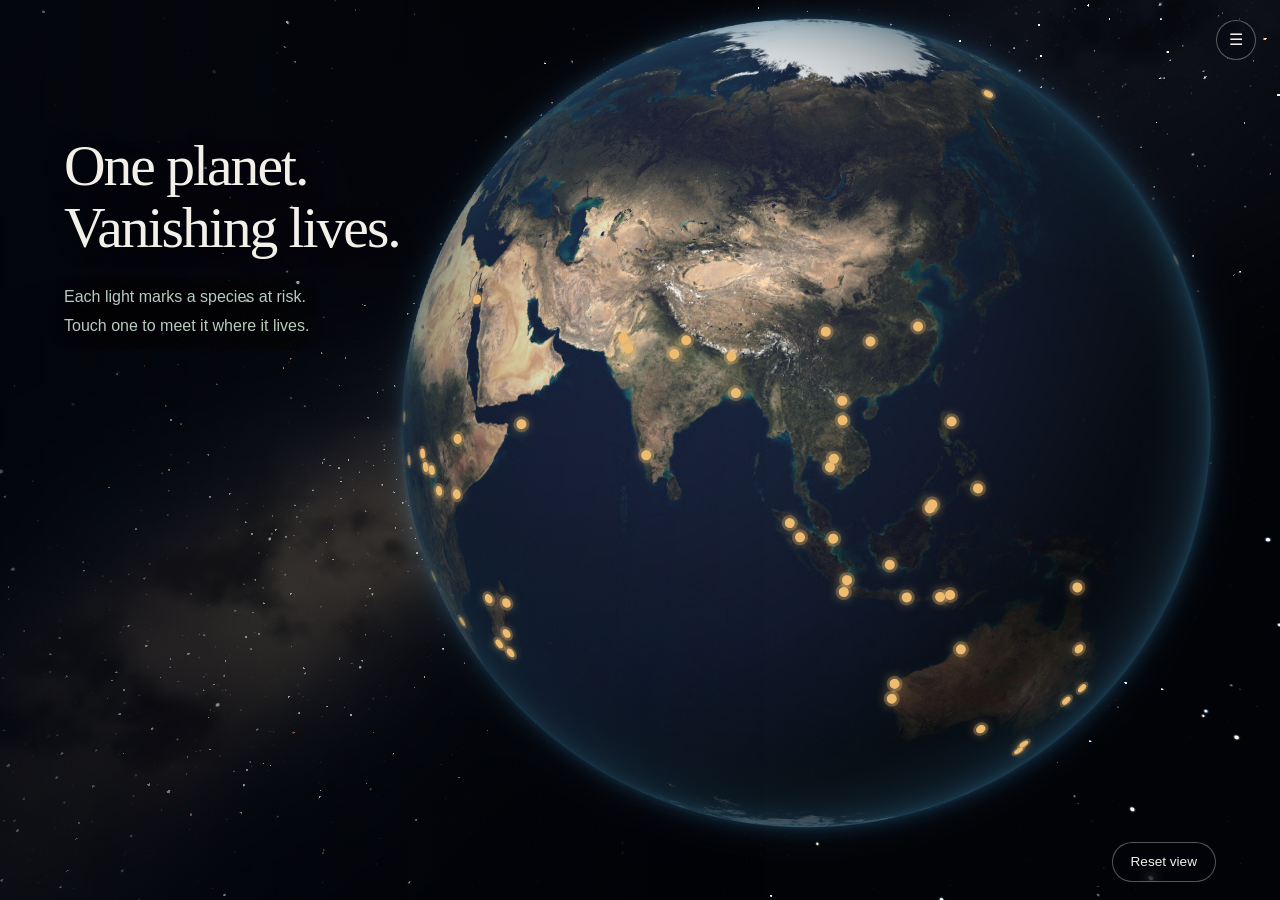
<file: index.html>
<!DOCTYPE html>
<html lang="en" translate="no">
<head>
    <meta charset="UTF-8">
    <!-- The site has its own Chinese version (Settings); keep browsers from auto-translating the English. -->
    <meta name="google" content="notranslate">
    <meta name="viewport" content="width=device-width, initial-scale=1.0">
    <meta name="description" content="Meet endangered animals, understand the threats they face, and discover practical ways to protect the wild.">
    <title>Vanishing Wild</title>
    <link rel="stylesheet" href="style.css?v=20261109">
    <link rel="stylesheet" href="earth.css?v=20261110">
    <link rel="icon" href="favicon-32.png" sizes="32x32">
    <link rel="apple-touch-icon" href="apple-touch-icon.png">
</head>
<body class="home">
    <div class="earth-viewport">
        <canvas id="earth-canvas" tabindex="0" role="img" aria-label="Interactive Earth. Drag or use arrow keys to rotate. Scroll or press plus and minus to zoom. Press Home to reset."></canvas>
        <div class="earth-message" id="earth-message" role="status">Loading our planet…</div>
    </div>
    <header id="site-header"></header>

    <main class="home-page">
        <section class="earth-hero" aria-labelledby="home-title">
            <div class="earth-heading">
                <h1 id="home-title">One planet.<br>Vanishing lives.</h1>
                <p>Each light marks a species at risk.<br>Touch one to meet it where it lives.</p>            </div>
            <div class="earth-bottom">
                <div class="earth-controls" role="group" aria-label="Earth controls">
                    <button type="button" id="earth-reset">Reset view</button>
                </div>
            </div>
            <noscript><p class="earth-noscript">Enable JavaScript to explore the interactive Earth.</p></noscript>
        </section>
    </main>

    <script src="i18n-zh.js?v=20261110b"></script>
    <script src="animal-detail-zh.js?v=20261108"></script>
    <script src="i18n.js?v=20261110c"></script>
    <script src="nav.js?v=20261110"></script>
    <script src="earth.js?v=20261110"></script>
    <script src="earth-markers.js?v=20261110"></script>
    <script src="pollution-scenes.js?v=20261105"></script>
    <script src="pollution-renderer.js?v=20261105"></script>
    <script src="earth-dive.js?v=20261109"></script>
    <script src="habitat-flight.js?v=20261109c"></script>
    <script src="animal-images.js?v=20261109"></script>
    <script src="animal-data.js?v=20261110"></script>
    <script src="animal-detail.js?v=20261110"></script>
    <script src="animal-list.js?v=20261109"></script>
    <script src="about-view.js?v=20261105"></script>
</body>
</html>
</file>
<file: style.css>
:root {
    --bg: #f2f0e7;
    --bg-strong: #e2e4d8;
    --surface: #fbfaf5;
    --surface-alt: #e8ede1;
    --primary: #315f45;
    --primary-deep: #183a2e;
    --primary-soft: #bdd0b9;
    --accent: #d59a3a;
    --accent-soft: #f3e2bc;
    --danger: #a8432e;
    /* IUCN status colours, shared by the field-guide page and every badge on the home page. */
    --status-cr: var(--danger);
    --status-en: #b67627;
    --status-vu: #677446;
    --text: #1e2d25;
    --muted: #5d6b62;
    --line: #cbd0c4;
    --shadow: 0 24px 60px rgba(25, 49, 38, 0.18);
    --radius: 14px;
}

* {
    box-sizing: border-box;
}

html {
    scroll-behavior: smooth;
}

body {
    display: flex;
    flex-direction: column;
    min-height: 100vh;
    margin: 0;
    font-family: "Segoe UI", "Helvetica Neue", Arial, sans-serif;
    line-height: 1.7;
    color: var(--text);
    background: var(--bg);
    overflow-x: hidden;
}

a {
    color: var(--primary);
    transition: color 0.2s ease, opacity 0.2s ease;
}

a:hover,
a:focus-visible {
    color: var(--primary-deep);
}

header,
body > footer {
    color: white;
    background: var(--primary-deep);
    box-shadow: var(--shadow);
}

header {
    padding: 1rem 2rem;
}

body > footer {
    display: flex;
    gap: 1rem 2rem;
    align-items: center;
    justify-content: space-between;
    padding: 1.1rem 2rem;
}

nav {
    display: flex;
    gap: 1rem;
    align-items: center;
    max-width: 1200px;
    margin: 0 auto;
}

nav a {
    color: white;
    text-decoration: none;
}

nav .logo {
    display: inline-flex;
    gap: 0.7rem;
    align-items: center;
    font-size: 1.2rem;
    font-weight: 800;
    letter-spacing: 0.02em;
    white-space: nowrap;
}

nav .logo svg {
    flex: 0 0 auto;
    color: #d7b56f;
}

nav .links {
    display: flex;
    gap: 1.5rem;
    padding: 0;
    margin: 0 auto;
    list-style: none;
}

nav .links a {
    position: relative;
    font-weight: 600;
    opacity: 0.9;
}

nav .links a::after {
    content: "";
    position: absolute;
    left: 0;
    bottom: -0.35rem;
    width: 100%;
    height: 2px;
    background: var(--accent);
    transform: scaleX(0);
    transform-origin: left;
    transition: transform 0.2s ease;
}

nav .links a:hover::after,
nav .links a:focus-visible::after {
    transform: scaleX(1);
}

.nav-toggle {
    display: none;
}

header.has-toggle .nav-toggle {
    display: inline-flex;
    align-items: center;
    justify-content: center;
    width: 40px;
    height: 40px;
    margin-left: 0.5rem;
    padding: 0;
    color: #f2f0e7;
    font: inherit;
    line-height: 1;
    background: rgba(3, 7, 17, 0.35);
    border: 1px solid rgba(242, 240, 231, 0.35);
    border-radius: 50%;
    cursor: pointer;
    backdrop-filter: blur(6px);
}

.nav-toggle:hover,
.nav-toggle:focus-visible {
    background: rgba(3, 7, 17, 0.6);
}

/* The panel wrapper is layout-neutral on the horizontal bar. */
.nav-panel {
    display: contents;
}

header:not(.is-collapsed) .nav-toggle {
    order: 1;
}

header.is-collapsed nav {
    justify-content: flex-end;
}

header.is-collapsed .nav-panel {
    display: none;
}

nav a:hover,
nav a:focus-visible {
    color: #fff7e8;
}

main {
    flex: 1;
    width: 100%;
    min-width: 0;
    max-width: 1120px;
    padding: 1.4rem 2rem 4rem;
    margin: 0 auto;
}

.home-page {
    padding-top: 2rem;
}

.wild-hero {
    position: relative;
    min-height: clamp(520px, 72vh, 700px);
    overflow: hidden;
    color: white;
    background: var(--primary-deep);
    border-radius: 0 0 28px 28px;
    box-shadow: var(--shadow);
    width: 100%;
    max-width: 100%;
}

.wild-hero::after {
    content: "";
    position: absolute;
    inset: 0;
    background: linear-gradient(90deg, rgba(12, 32, 24, .92) 0%, rgba(18, 42, 30, .58) 45%, rgba(18, 42, 30, .08) 76%);
}

.wild-hero img {
    position: absolute;
    inset: 0;
    width: 100%;
    height: 100%;
    margin: 0;
    object-fit: cover;
    border: 0;
    border-radius: 0;
    box-shadow: none;
}

.wild-hero__content {
    position: relative;
    z-index: 1;
    display: flex;
    flex-direction: column;
    justify-content: center;
    min-height: inherit;
    max-width: 640px;
    width: 100%;
    padding: clamp(2rem, 7vw, 5rem);
}

.eyebrow {
    margin: 0 0 1rem;
    color: #8ce1dc;
    font-size: .78rem;
    font-weight: 800;
    letter-spacing: .16em;
    text-transform: uppercase;
}

.wild-hero h1 {
    max-width: 8ch;
    margin: 0 0 1.2rem;
    color: white;
    font-family: Georgia, "Times New Roman", serif;
    font-size: clamp(3.2rem, 8vw, 5.8rem);
    line-height: .95;
    letter-spacing: -.035em;
}

.wild-hero__content > p {
    max-width: 46ch;
    margin: 0;
    color: #f2efe4;
    font-size: clamp(1.05rem, 2vw, 1.35rem);
    overflow-wrap: anywhere;
}

.primary-link {
    align-self: flex-start;
    margin-top: 2rem;
    padding: .75rem 1.1rem;
    color: var(--primary-deep);
    font-weight: 800;
    text-decoration: none;
    background: var(--accent);
    border-radius: 8px;
}

.intro-grid {
    display: grid;
    grid-template-columns: 1.1fr .9fr;
    gap: clamp(2rem, 7vw, 6rem);
    align-items: start;
    padding: clamp(3.5rem, 8vw, 7rem) 0;
}

.intro-grid h2 {
    margin-top: 0;
}

.field-notes {
    margin: 0;
    border-top: 1px solid var(--line);
}

.field-notes div {
    display: grid;
    grid-template-columns: 7rem 1fr;
    gap: 1rem;
    align-items: baseline;
    padding: 1.15rem 0;
    border-bottom: 1px solid var(--line);
}

.field-notes dt {
    color: var(--primary);
    font-family: Georgia, "Times New Roman", serif;
    font-size: 1.5rem;
    font-weight: 850;
}

.field-notes dd {
    margin: 0;
    color: var(--muted);
}

.pathways {
    padding: 0 0 3rem;
}

.pathways__grid {
    display: grid;
    grid-template-columns: repeat(3, 1fr);
    border-top: 1px solid var(--line);
}

.pathways__grid a {
    display: flex;
    flex-direction: column;
    gap: .5rem;
    min-height: 180px;
    padding: 1.5rem;
    text-decoration: none;
    border-bottom: 1px solid var(--line);
    border-right: 1px solid var(--line);
}

.pathways__grid a:last-child {
    border-right: 0;
}

.pathways__grid strong {
    font-size: 1.15rem;
}

.pathways__grid span {
    color: var(--muted);
}

.pathways__grid a::after {
    content: "→";
    margin-top: auto;
    color: var(--accent);
    font-size: 1.5rem;
}

.lead {
    max-width: 62ch;
    color: var(--muted);
    font-size: 1.2rem;
}

.page-intro {
    max-width: 900px;
    padding: clamp(2.5rem, 7vw, 5.5rem) 0 3rem;
    border-bottom: 1px solid var(--line);
}

.page-intro h1 {
    max-width: 12ch;
    margin-bottom: 1rem;
    font-size: clamp(3rem, 7vw, 5.5rem);
}

.page-intro p {
    max-width: 54ch;
    margin: 0;
    color: var(--muted);
    font-size: 1.2rem;
}

.section-heading {
    display: flex;
    gap: 2rem;
    align-items: end;
    justify-content: space-between;
    margin: 3.5rem 0 1.5rem;
}

#habitats {
    position: relative;
    isolation: isolate;
}

.habitat-content {
    position: relative;
    z-index: 1;
}

.ocean-scene {
    position: sticky;
    top: 0;
    z-index: 0;
    width: 100vw;
    height: 100vh;
    margin-bottom: -100vh;
    margin-left: calc(50% - 50vw);
    overflow: hidden;
    pointer-events: none;
    background: #092c3d;
    opacity: 0;
    visibility: hidden;
    transition: opacity 520ms cubic-bezier(0.16, 1, 0.3, 1), visibility 0s linear 520ms;
}

.ocean-scene canvas {
    display: block;
    width: 100%;
    height: 100%;
}

.ocean-scene__readout {
    position: absolute;
    right: clamp(1.2rem, 4vw, 3rem);
    bottom: 1.35rem;
    display: flex;
    gap: 1rem;
    align-items: center;
    color: rgba(236, 249, 246, .88);
    font-size: .7rem;
    font-weight: 750;
    letter-spacing: .13em;
    text-transform: uppercase;
    text-shadow: 0 2px 12px rgba(0, 24, 36, .72);
}

.ocean-scene__readout span + span {
    padding-left: 1rem;
    border-left: 1px solid rgba(226, 247, 243, .38);
    font-variant-numeric: tabular-nums;
}

#habitats.is-ocean {
    padding-bottom: 14vh;
}

#habitats.is-ocean .ocean-scene {
    opacity: 1;
    visibility: visible;
    transition: opacity 620ms cubic-bezier(0.16, 1, 0.3, 1), visibility 0s;
}

#habitats.is-ocean .section-heading {
    padding: 1.25rem 1.4rem;
    background: rgba(242, 240, 231, .92);
    border-radius: var(--radius);
    box-shadow: 0 18px 46px rgba(0, 35, 50, .18);
    -webkit-backdrop-filter: blur(10px) saturate(112%);
    backdrop-filter: blur(10px) saturate(112%);
}

#habitats.is-ocean .animal-list {
    border-color: rgba(218, 231, 226, .56);
    background: rgba(198, 218, 212, .52);
    box-shadow: 0 28px 80px rgba(0, 28, 44, .24);
}

#habitats.is-ocean .animal-profile {
    background: rgba(251, 250, 245, .91);
    -webkit-backdrop-filter: blur(12px) saturate(110%);
    backdrop-filter: blur(12px) saturate(110%);
}

#habitats.is-ocean .filter-status {
    display: inline-block;
    padding: .35rem .7rem;
    color: #effbf8;
    background: rgba(5, 45, 61, .62);
    border-radius: 6px;
    text-shadow: 0 1px 7px rgba(0, 20, 32, .7);
    -webkit-backdrop-filter: blur(8px);
    backdrop-filter: blur(8px);
}

.ocean-scene--fallback .ocean-scene {
    background:
        radial-gradient(circle at 68% 16%, rgba(255, 218, 145, .58), transparent 16%),
        linear-gradient(180deg, #73b8d2 0%, #d4b67f 36%, #1a6576 39%, #06324a 100%);
}

.section-heading h2,
.section-heading p { margin: 0; }
.section-heading p { color: var(--muted); }

.filters { display: flex; flex-wrap: wrap; gap: .55rem; }
.filter {
    padding: .55rem .9rem;
    color: var(--primary-deep);
    font: inherit;
    font-weight: 700;
    cursor: pointer;
    background: transparent;
    border: 1px solid var(--primary-soft);
    border-radius: 999px;
}
.filter:hover,
.filter.is-active { color: white; background: var(--primary); border-color: var(--primary); }
.filter:focus-visible { outline: 3px solid var(--accent); outline-offset: 3px; }

.animal-list {
    display: grid;
    grid-template-columns: repeat(2, minmax(0, 1fr));
    gap: 1px;
    overflow: hidden;
    background: var(--line);
    border: 1px solid var(--line);
    border-radius: 18px;
}
.animal-profile {
    position: relative;
    display: grid;
    grid-template-columns: minmax(9.5rem, .72fr) minmax(0, 1.28fr);
    gap: 1.5rem;
    align-items: start;
    min-height: 520px;
    padding: 1.7rem;
    overflow: hidden;
    background: var(--surface);
}
.animal-profile__image {
    position: relative;
    z-index: 1;
    grid-column: 1 / -1;
    width: calc(100% + 3.4rem);
    aspect-ratio: 16 / 9;
    margin: -1.7rem -1.7rem 0;
    overflow: hidden;
    background: var(--surface-alt);
}
.animal-profile__image img {
    width: 100%;
    height: 100%;
    margin: 0;
    object-fit: cover;
    border: 0;
    border-radius: 0;
    box-shadow: none;
}
.animal-profile__image.is-unavailable {
    display: grid;
    place-items: center;
    color: var(--muted);
    font-size: .82rem;
    font-weight: 700;
    letter-spacing: .08em;
    text-transform: uppercase;
}
.animal-profile::after {
    content: "";
    position: absolute;
    right: -3rem;
    bottom: -4rem;
    width: 10rem;
    height: 10rem;
    background: radial-gradient(circle, rgba(189, 208, 185, .32) 0 33%, transparent 34% 100%);
    border: 1px solid rgba(49, 95, 69, .12);
    border-radius: 50%;
}
.animal-profile__identity,
.animal-profile__body { position: relative; z-index: 1; }
.animal-profile__identity { display: flex; flex-direction: column; align-items: flex-start; }
.animal-profile__body { display: grid; gap: .75rem; padding-top: 2.35rem; }
.specimen-number {
    display: block;
    margin-bottom: 1rem;
    color: var(--primary);
    font-size: .72rem;
    font-weight: 800;
    letter-spacing: .12em;
    text-transform: uppercase;
}
.scientific-name {
    margin-top: .4rem !important;
    font-family: Georgia, "Times New Roman", serif;
    font-size: .9rem;
    font-style: italic;
}
.animal-profile__feature {
    color: var(--text) !important;
    font-size: 1.03rem;
    line-height: 1.55;
}
.animal-profile[hidden] { display: none; }
.animal-profile h3 { margin: .85rem 0 0; color: var(--text); font-family: Georgia, "Times New Roman", serif; font-size: 1.55rem; }
.animal-profile p { margin: 0; color: var(--muted); }
.status { align-self: start; width: fit-content; padding: .28rem .55rem; color: white !important; font-size: .75rem; font-weight: 800; line-height: 1.25; text-transform: uppercase; border-radius: 4px; }
.status--critical { background: var(--status-cr); }
.status--endangered { background: var(--status-en); }
.status--vulnerable { background: var(--status-vu); }
.filter-status { margin: .9rem 0 0; color: var(--muted); font-size: .9rem; }
.coursework-plan { max-width: 780px; padding: 4rem 0 1rem; }

main > p,
main > ul,
main > dl {
    max-width: 70ch;
}

h1,
h2,
h3 {
    color: var(--primary);
    font-weight: 800;
    line-height: 1.2;
    letter-spacing: -0.02em;
}

h1,
h2 {
    font-family: Georgia, "Times New Roman", serif;
}

h1 {
    margin: 0 0 1rem;
    font-size: clamp(2.2rem, 3vw, 3.3rem);
}

h2 {
    margin: 2.4rem 0 0.85rem;
    font-size: clamp(1.5rem, 2vw, 2.2rem);
}

img {
    display: block;
    width: 100%;
    max-width: 100%;
    height: auto;
    margin-top: 1.5rem;
    border: 1px solid var(--line);
    border-radius: var(--radius);
    box-shadow: var(--shadow);
}

.image-credit {
    margin: 0.6rem 0 0;
    color: var(--muted);
    font-size: 0.85rem;
}

footer p,
footer address {
    margin: 0;
}

body > footer a {
    color: white;
}

.project-details {
    padding: 1rem 1.2rem;
    background: rgba(255, 255, 255, 0.7);
    border: 1px solid var(--line);
    border-radius: var(--radius);
}

.project-details dt {
    margin-top: 1rem;
    font-weight: 800;
    color: var(--primary);
}

.project-details dt:first-child {
    margin-top: 0;
}

.project-details dd {
    margin: 0.35rem 0 0;
    color: var(--muted);
}

a:focus-visible {
    outline: 3px solid var(--accent);
    outline-offset: 3px;
}

::selection {
    color: white;
    background: var(--primary);
}

@media (max-width: 820px) {
    header,
    body > footer {
        padding: 1rem 1.1rem;
    }

    nav {
        flex-direction: column;
        align-items: flex-start;
    }

    nav .links {
        display: grid;
        grid-template-columns: repeat(2, minmax(0, 1fr));
        gap: 0.75rem 1rem;
        width: 100%;
        margin: 0;
    }

    body > footer {
        flex-direction: column;
        align-items: flex-start;
    }

    main {
        padding: 2rem 1.25rem 3rem;
    }

    .home-page {
        padding-top: 1.25rem;
    }

    .wild-hero {
        min-height: 570px;
        border-radius: 0 0 24px 24px;
    }

    .wild-hero::after {
        background: linear-gradient(0deg, rgba(12, 32, 24, .96) 0%, rgba(12, 32, 24, .22) 76%);
    }

    .wild-hero img {
        object-position: 67% center;
    }

    .wild-hero__content {
        justify-content: flex-end;
        width: 100%;
        min-width: 0;
        padding: 2rem 1.4rem 2.5rem;
    }

    .wild-hero__content > p {
        max-width: 100%;
        font-size: 1rem;
    }

    .intro-grid,
    .pathways__grid {
        grid-template-columns: 1fr;
    }

    .pathways__grid a {
        min-height: 145px;
        border-right: 0;
    }

    .section-heading { align-items: flex-start; flex-direction: column; }
    #habitats.is-ocean { padding-bottom: 8vh; }
    #habitats.is-ocean .section-heading { padding: 1rem; }
    .ocean-scene__readout { right: 1rem; bottom: 1rem; gap: .65rem; font-size: .62rem; }
    .ocean-scene__readout span + span { padding-left: .65rem; }
    .animal-list { grid-template-columns: 1fr; }
    .animal-profile { grid-template-columns: minmax(0, 1fr); gap: .75rem; min-height: 0; padding: 1.4rem; }
    .animal-profile__image { width: calc(100% + 2.8rem); margin: -1.4rem -1.4rem .35rem; }
    .animal-profile__body { padding-top: .25rem; }
}

@media (prefers-reduced-motion: reduce) {
    .ocean-scene {
        transition-duration: 160ms;
    }
}

/* Language menu under "Settings" on the field-guide page (the home page styles it as .habitat-menu). */
body:not(.home) nav .links li { position: relative; }
body:not(.home) .settings-menu { position: absolute; top: calc(100% + .6rem); right: 0; z-index: 20; display: none; min-width: 7rem; margin: 0; padding: .5rem .8rem; list-style: none; color: var(--text); background: var(--surface); border: 1px solid rgba(0,0,0,.15); border-radius: 10px; box-shadow: 0 10px 30px rgba(0,0,0,.18); }
body:not(.home) .settings-menu.is-open { display: grid; gap: .4rem; }
body:not(.home) .settings-menu button { padding: 0; color: inherit; font: inherit; text-align: left; background: none; border: 0; cursor: pointer; opacity: .75; }
body:not(.home) .settings-menu button:hover, body:not(.home) .settings-menu button:focus-visible { opacity: 1; }
body:not(.home) .settings-menu button[aria-pressed="true"] { color: var(--accent); font-weight: 700; opacity: 1; }

/* Language switch: page text fades out, changes language, then fades back in (i18n.js). */
html.i18n-out body > :not(.earth-viewport):not(script):not(style) { opacity: 0 !important; transition: opacity .9s ease !important; }
html.i18n-in body > :not(.earth-viewport):not(script):not(style) { transition: opacity 1.4s ease !important; }
</file>
<file: earth.css>
.home-page { max-width: none; padding: 0; }
body.home { height: 100svh; overflow: hidden; background: #030711; color: #f2f0e7; }
/* Every layer above the fixed canvas lets pointer events fall through, except real controls. */
.earth-hero { position: relative; color: #f2f0e7; height: 100svh; pointer-events: none; }
.earth-hero a, .earth-hero button { pointer-events: auto; }
.earth-bottom { pointer-events: none; }
.earth-controls, .earth-bottom p { pointer-events: auto; }
body.home header { position: fixed; top: 0; right: 0; left: 0; z-index: 20; background: transparent; box-shadow: none; pointer-events: none; }
body.home header nav { text-shadow: 0 1px 10px #020510; }
body.home header nav a, body.home header nav button { pointer-events: auto; }
.home-page { position: relative; z-index: 1; pointer-events: none; }
/* Home: a vertical menu pinned to the top-right that folds up and down under its toggle. */
body.home header { left: auto; padding: 1.25rem 1.5rem; }
body.home header nav { flex-direction: column; align-items: flex-end; gap: 1rem; margin: 0; }
body.home header.is-collapsed nav { justify-content: flex-start; }
body.home header .nav-toggle { order: 0; margin-left: 0; }
body.home .nav-panel { display: flex; flex-direction: column; align-items: flex-end; gap: .9rem; max-height: 760px; padding: .25rem .25rem .5rem; overflow: hidden; opacity: 1; transition: max-height .35s ease, opacity .25s ease, visibility 0s; }
body.home .nav-panel .links { display: flex; flex-direction: column; align-items: flex-end; gap: .9rem; width: auto; margin: 0; }
body.home .nav-panel .links li { display: flex; flex-direction: column; align-items: flex-end; }
body.home header.is-collapsed .nav-panel { display: flex; max-height: 0; opacity: 0; visibility: hidden; transition: max-height .4s cubic-bezier(.4,0,.2,1), opacity .3s ease .1s, visibility 0s .4s; }
.earth-heading { text-shadow: 0 2px 18px #020510; position: absolute; z-index: 1; top: 15%; left: max(5%, calc((100vw - 1200px) / 2)); width: 32%; pointer-events: none; }
/* The heading fades out while the menu is open or while the user explores the globe. */
.earth-heading { transition: opacity .9s ease, visibility 0s; }
body.home.is-exploring .earth-heading,
body.home:has(#site-header.has-toggle:not(.is-collapsed)) .earth-heading { opacity: 0; visibility: hidden; transition: opacity .9s ease, visibility 0s .9s; }
.earth-heading h1 { color: #f2f0e7; font-family: Georgia, serif; font-size: clamp(2.8rem, 4.5vw, 5rem); font-weight: 400; line-height: 1.08; letter-spacing: -.035em; margin: 0 0 1.5rem; }
.earth-heading p { color: #b9cabe; font-size: 1rem; line-height: 1.8; }
.earth-hero::after { content: ""; position: absolute; inset: 0; pointer-events: none; background: linear-gradient(90deg, rgba(2,5,14,.72), rgba(2,5,14,.25) 32%, transparent 60%); }
.earth-viewport { position: fixed; inset: 0; z-index: 0; background: #030711; }
#earth-canvas { display: block; width: 100%; height: 100%; cursor: grab; touch-action: none; }
#earth-canvas:focus, #earth-canvas:focus-visible { outline: none; }
#earth-canvas.is-dragging { cursor: grabbing; }
.earth-hero :focus-visible { outline: 2px solid #edbc70; outline-offset: -4px; }
.earth-message { position: absolute; top: 48%; left: 15%; right: 15%; text-align: center; color: #edbc70; pointer-events: none; }
.earth-message[hidden] { display: none; }
.earth-bottom { z-index: 1; text-shadow: 0 2px 8px #020510; position: absolute; bottom: 0; left: 5%; right: 5%; min-height: 76px; display: flex; align-items: center; justify-content: flex-end; gap: 16px; }
.earth-bottom p { color: #bdcec3; font-size: .85rem; }
.earth-bottom p span { padding: 0 10px; }
.earth-controls { display: flex; align-items: center; gap: 8px; }
/* Same glass treatment as the menu toggle. */
.earth-controls button { border: 1px solid rgba(242,240,231,.35); border-radius: 999px; background: rgba(3,7,17,.35); color: #f2f0e7; min-width: 44px; min-height: 40px; padding: 6px 18px; font: inherit; cursor: pointer; backdrop-filter: blur(6px); }
.earth-controls button:hover, .earth-controls button:focus-visible { background: rgba(3,7,17,.6); }
.earth-controls button:disabled { opacity: .35; cursor: default; }
.earth-controls output { min-width: 52px; text-align: center; font-size: .85rem; font-variant-numeric: tabular-nums; }
#earth-reset { margin-left: 12px; font-size: .85rem; }
.earth-noscript { position: absolute; bottom: 100px; left: 5%; }
@media (max-width: 760px) {
    .earth-heading { text-shadow: 0 2px 18px #020510; top: 120px; left: 7%; width: 86%; }
    .earth-heading h1 { font-size: clamp(2.5rem, 8vw, 3.5rem); margin-bottom: 12px; }
    .earth-heading p { margin: 0; font-size: .9rem; }
    .earth-link { margin-top: 12px; font-size: .9rem; }
    .earth-hero::after { background: linear-gradient(180deg, rgba(2,5,14,.65), transparent 48%, rgba(2,5,14,.4)); }
    .earth-bottom { flex-direction: column; justify-content: center; gap: 4px; padding: 12px 0; }
    .earth-bottom p { margin: 0 0 6px; font-size: .75rem; }
}

@media (max-width: 760px) {
    .earth-controls { flex-wrap: wrap; justify-content: center; gap: 6px; max-width: 100%; }
    #earth-reset { margin-left: 0; }
    .earth-controls button { padding: 6px 9px; }
}

/* Animal markers: staggered fade-in when shown, hidden while on the far side of the globe. */
.earth-markers { position: fixed; inset: 0; z-index: 2; pointer-events: none; }
.earth-marker { position: absolute; top: 0; left: 0; width: 26px; height: 26px; margin: -13px 0 0 -13px; padding: 0; background: none; border: 0; cursor: pointer; opacity: 0; visibility: hidden; transition: opacity 1.2s ease, visibility 0s 1.2s; }
.earth-markers.is-on .earth-marker { opacity: 1; visibility: visible; pointer-events: auto; transition: opacity .8s ease var(--delay), visibility 0s var(--delay); }
.earth-marker span { display: block; width: 10px; height: 10px; margin: 8px; border-radius: 50%; background: #edbc70; box-shadow: 0 0 0 3px rgba(237,188,112,.28), 0 0 12px rgba(237,188,112,.8); transform: scale(.2); transition: transform .8s cubic-bezier(.2,.9,.3,1.3) var(--delay), opacity .25s ease; }
.earth-markers.is-on .earth-marker span { transform: scale(1); }
.earth-marker:hover span, .earth-marker:focus-visible span { transform: scale(1.5); transition-delay: 0s; }
.earth-marker:focus-visible { outline: none; }
.earth-markers .earth-marker.is-behind { pointer-events: none; }
.earth-marker.is-behind span { opacity: 0; }
.earth-card { position: fixed; top: 0; left: 0; display: flex; gap: 12px; align-items: center; width: 300px; padding: 10px; color: #f2f0e7; background: rgba(3,7,17,.62); border: 1px solid rgba(242,240,231,.25); border-radius: 14px; backdrop-filter: blur(10px); box-shadow: 0 12px 40px rgba(0,0,0,.45); opacity: 0; visibility: hidden; transform: translateY(6px); transition: opacity .45s ease, transform .45s ease, visibility 0s .45s; pointer-events: none; }
.earth-card.is-visible { opacity: 1; visibility: visible; transform: none; transition: opacity .45s ease, transform .45s ease, visibility 0s; }
.earth-card img { flex: 0 0 96px; width: 96px; height: 96px; object-fit: cover; border-radius: 10px; }
.earth-card div { display: grid; gap: 4px; min-width: 0; }
.earth-card strong { font-family: Georgia, serif; font-size: 1.15rem; font-weight: 400; line-height: 1.2; }
.earth-card__place { color: #c3d2c8; font-size: .82rem; line-height: 1.4; }
/* The status itself is drawn by the shared .iucn badge (see "Species cards" below). */
.earth-card__status { justify-self: start; max-width: 100%; font-size: .66rem; white-space: nowrap; }
.earth-card__status:empty, .earth-card__latin:empty, .earth-card__feature:empty { display: none; }
.earth-card__latin { color: #b9cabe; font-size: .78rem; }
.earth-card__feature { color: #e6e3d8; font-size: .8rem; line-height: 1.45; }
body.home header nav a.is-active::after { transform: scaleX(1); }

/* Selecting a marker: the others dim, the chosen one pulses, and the profile panel slides in on the right. */
.earth-markers.has-selection .earth-marker:not(.is-selected) span { opacity: .22; box-shadow: none; }
.earth-markers.has-selection .earth-marker:not(.is-selected):hover span { opacity: .7; }
.earth-markers .earth-marker.is-behind span,
.earth-markers.has-selection .earth-marker.is-behind span { opacity: 0; }
.earth-markers .earth-marker.is-selected span { transform: scale(1.6); background: #fff1d9; transition-delay: 0s; }
.earth-marker.is-selected::after { content: ""; position: absolute; inset: 0; border: 2px solid #edbc70; border-radius: 50%; animation: marker-pulse 1.8s ease-out infinite; pointer-events: none; }
@keyframes marker-pulse { from { transform: scale(.6); opacity: 1; } to { transform: scale(2.4); opacity: 0; } }
.earth-marker.is-behind::after { display: none; }
.earth-marker span { filter: opacity(var(--edge, 1)); }

.animal-panel { position: fixed; z-index: 3; top: 50%; right: clamp(16px, 4vw, 64px); width: min(400px, calc(100vw - 32px)); max-height: calc(100svh - 200px); overflow: auto; color: #f2f0e7; background: rgba(3,7,17,.62); border: 1px solid rgba(242,240,231,.22); border-radius: 18px; backdrop-filter: blur(14px); box-shadow: 0 20px 60px rgba(0,0,0,.5); scrollbar-color: rgba(242,240,231,.28) transparent; opacity: 0; visibility: hidden; transform: translate(40px, -50%); transition: opacity .6s ease, transform .8s cubic-bezier(.2,.8,.2,1), visibility 0s .8s; scrollbar-width: thin; }
.animal-panel.is-open { opacity: 1; visibility: visible; transform: translate(0, -50%); transition: opacity .6s ease .2s, transform .8s cubic-bezier(.2,.8,.2,1) .2s, visibility 0s; }
.animal-panel__close { position: absolute; top: 12px; right: 12px; z-index: 1; width: 36px; height: 36px; padding: 0; color: #f2f0e7; font: inherit; line-height: 1; background: rgba(3,7,17,.45); border: 1px solid rgba(242,240,231,.35); border-radius: 50%; cursor: pointer; backdrop-filter: blur(6px); }
.animal-panel__close:hover, .animal-panel__close:focus-visible { background: rgba(3,7,17,.75); }
.animal-panel__image { display: block; width: 100%; aspect-ratio: 16 / 10; object-fit: cover; border-radius: 18px 18px 0 0; }
.animal-panel__body { padding: 18px 22px 22px; }
.animal-panel__meta { display: flex; flex-wrap: wrap; gap: 8px; align-items: center; margin: 0 0 10px; font-size: .75rem; }
.animal-panel__meta span:empty { display: none; }
.animal-panel__habitat { color: #c3d2c8; letter-spacing: .08em; text-transform: uppercase; }
.animal-panel h2 { margin: 0; color: #f2f0e7; font-family: Georgia, serif; font-size: 1.9rem; font-weight: 400; line-height: 1.15; }
.animal-panel__scientific { margin: 4px 0 0; color: #b9cabe; font-style: italic; font-size: .9rem; }
.animal-panel__scientific:empty { display: none; }
.animal-panel__facts p { margin: 12px 0 0; color: #d8e2da; font-size: .9rem; line-height: 1.6; }
.animal-panel__facts strong { color: #edbc70; font-weight: 600; }
.animal-panel__location { display: grid; gap: 2px; margin: 16px 0 0; padding-top: 14px; border-top: 1px solid rgba(242,240,231,.18); font-size: .82rem; color: #c3d2c8; }
@media (max-width: 760px) {
    .animal-panel { top: auto; right: 16px; bottom: 16px; left: 16px; width: auto; max-height: 52svh; transform: translateY(40px); }
    .animal-panel.is-open { transform: none; }
    .animal-panel__image { aspect-ratio: 16 / 9; }
}

/* Habitat filter: markers outside the chosen habitat fade away. */
.earth-markers.is-on .earth-marker.is-filtered { opacity: 0; visibility: hidden; pointer-events: none; transition: opacity .6s ease, visibility 0s .6s; }

/* Habitat submenu, unfolding beneath "Habitats" in the home menu. */
body.home .habitat-menu { display: grid; justify-items: end; gap: .45rem; max-height: 0; margin: 0; padding: 0 .9rem 0 0; overflow: hidden; list-style: none; border-right: 1px solid rgba(242,240,231,.25); opacity: 0; transition: max-height .4s ease, opacity .3s ease, margin .4s ease; }
body.home .habitat-menu.is-open { max-height: 320px; margin: .7rem 0 .2rem; opacity: 1; }
body.home .habitat-menu button { padding: 0; color: #f2f0e7; font: inherit; font-size: .92rem; text-align: right; text-shadow: 0 1px 10px #020510; background: none; border: 0; opacity: .75; cursor: pointer; pointer-events: auto; transition: opacity .2s ease, color .2s ease; }
body.home .habitat-menu button:hover, body.home .habitat-menu button:focus-visible { opacity: 1; }
body.home .habitat-menu button[aria-pressed="true"] { color: #edbc70; opacity: 1; }
body.home .habitat-menu button[aria-pressed="true"]::before { content: "● "; font-size: .6em; vertical-align: middle; }

/* Cinematic habitat dive (earth-dive.js): a fixed full-screen canvas over the destination scene,
   with a transparent scroller on top whose scroll position drives the camera. */
.earth-dive { position: fixed; inset: 0; z-index: 15; overflow: hidden; background: transparent; opacity: 0; transition: opacity .35s ease; }
.earth-dive[hidden] { display: none; }
.earth-dive.is-visible { opacity: 1; }
.earth-dive.is-leaving { opacity: 0; transition-duration: .38s; }
.earth-dive__scene { position: absolute; inset: 0; background: #0b1a14; visibility: hidden; }
.earth-dive__scene.is-on { visibility: visible; }
.earth-dive__canvas { position: absolute; inset: 0; width: 100%; height: 100%; display: block; }
.earth-dive__scroller { position: absolute; inset: 0; overflow-y: auto; overflow-x: hidden; overscroll-behavior: contain; -webkit-overflow-scrolling: touch; scrollbar-width: none; outline: none; }
.earth-dive__scroller::-webkit-scrollbar { display: none; }
.earth-dive__scroller.is-locked { overflow: hidden; }   /* the automatic flight ignores the wheel and touch */
.earth-dive__track { pointer-events: none; }
/* HUD: a quiet progress rail on the right, the scroll hint, loading status and credits. */
.earth-dive__hud { position: absolute; inset: 0; pointer-events: none; transition: opacity .5s ease; }
.earth-dive__hud.is-hidden, .earth-dive__credit.is-hidden, .earth-dive__status.is-hidden { opacity: 0; }
.earth-dive__rail { position: absolute; top: 50%; right: clamp(14px, 2.2vw, 30px); display: grid; gap: 22px; margin: 0; padding: 0; list-style: none; transform: translateY(-50%); }
.earth-dive__rail::before { content: ""; position: absolute; top: 4px; bottom: 4px; right: 3px; width: 1px; background: rgba(242,240,231,.22); }
.earth-dive__rail::after { content: ""; position: absolute; top: 4px; right: 3px; width: 1px; height: calc((100% - 8px) * var(--dive-progress, 0)); background: #edbc70; }
.earth-dive__rail li { position: relative; display: flex; align-items: center; justify-content: flex-end; gap: 12px; padding-right: 18px; color: rgba(242,240,231,.45); font-size: .68rem; font-weight: 700; letter-spacing: .16em; text-transform: uppercase; text-shadow: 0 1px 8px rgba(2,5,16,.9); transition: color .4s ease; }
.earth-dive__rail li::after { content: ""; position: absolute; right: 0; width: 7px; height: 7px; border-radius: 50%; background: #030711; border: 1px solid rgba(242,240,231,.4); }
.earth-dive__rail li.is-past { color: rgba(242,240,231,.62); }
.earth-dive__rail li.is-past::after { background: #edbc70; border-color: #edbc70; }
.earth-dive__rail li.is-active { color: #f2f0e7; }
/* The stage names are not shown: the rail is just the dots and the progress line. */
.earth-dive__rail li span { display: none; }
.earth-dive__rail li.is-active::after { background: #edbc70; border-color: #edbc70; box-shadow: 0 0 0 4px rgba(237,188,112,.18); }
.earth-dive__hint { position: absolute; left: 50%; bottom: clamp(26px, 7vh, 64px); margin: 0; color: #f2f0e7; font-size: .85rem; letter-spacing: .08em; text-align: center; text-shadow: 0 1px 10px #020510; transform: translateX(-50%); transition: opacity .6s ease; }
.earth-dive__hint::after { content: ""; display: block; width: 1px; height: 34px; margin: 12px auto 0; background: linear-gradient(#f2f0e7, transparent); animation: dive-hint 2.2s ease-in-out infinite; }
.earth-dive__hint.is-hidden { opacity: 0; }
@keyframes dive-hint { 0% { transform: scaleY(.2); transform-origin: top; opacity: 0; } 40% { transform: scaleY(1); opacity: 1; } 100% { transform: scaleY(1) translateY(14px); opacity: 0; } }
.earth-dive__status { position: absolute; left: clamp(16px, 3vw, 40px); bottom: 18px; margin: 0; color: #c3d2c8; font-size: .72rem; letter-spacing: .04em; text-shadow: 0 1px 8px #020510; pointer-events: none; transition: opacity .5s ease; }
.earth-dive__credit { position: absolute; right: clamp(12px, 2vw, 24px); bottom: 10px; max-width: min(560px, 60vw); margin: 0; color: rgba(242,240,231,.55); font-size: .62rem; line-height: 1.4; text-align: right; text-shadow: 0 1px 6px #020510; pointer-events: none; transition: opacity .5s ease; }
.earth-dive__back { position: absolute; top: 1.25rem; left: 1.5rem; z-index: 2; min-height: 40px; padding: 6px 18px; color: #f2f0e7; font: inherit; font-size: .88rem; background: rgba(3,7,17,.35); border: 1px solid rgba(242,240,231,.35); border-radius: 999px; cursor: pointer; backdrop-filter: blur(6px); }
.earth-dive__back { transition: opacity .4s ease, visibility 0s; }
.earth-dive__back.is-hidden { opacity: 0; visibility: hidden; transition: opacity .4s ease, visibility 0s .4s; }
.earth-dive__back:hover, .earth-dive__back:focus-visible { background: rgba(3,7,17,.65); outline: 2px solid #edbc70; outline-offset: 2px; }
body.is-diving .earth-heading, body.is-diving .earth-markers, body.is-diving .animal-panel, body.is-diving .earth-bottom { visibility: hidden; }

/* The destination photograph under the canvas; the canvas dissolves away to reveal it. */
.habitat-view { position: absolute; inset: 0; overflow: hidden; }
.habitat-view__look { position: absolute; inset: -6%; }
.habitat-view__drift { position: absolute; inset: 0; }
.habitat-view__image { position: absolute; inset: 0; background: center / cover no-repeat; will-change: transform; }
.habitat-view__loss { position: absolute; inset: 0; width: 100%; height: 100%; display: none; }
.habitat-view__loss.is-on { display: block; }
.loss-retry { min-height: 44px; margin-top: 12px; padding: 8px 14px; color: #f2f0e7; background: #183a2e; border: 1px solid #7b9383; border-radius: 4px; cursor: pointer; font: inherit; font-size: .8rem; }
.loss-retry:hover { background: #315f45; }
.loss-retry:focus-visible { outline: 3px solid #edbc70; outline-offset: 3px; }
.loss-retry[hidden] { display: none; }
.habitat-loss__context, .habitat-loss__status { color: #c7d4cc; font-size: .75rem; line-height: 1.5; margin: 10px 0 0; max-width: 65ch; }
.habitat-loss__impact { margin: 14px 0 0; padding-top: 13px; color: #d8e2da; font-size: .8rem; line-height: 1.55; border-top: 1px solid rgba(242,240,231,.18); }
.habitat-loss__status:empty { display: none; }
.habitat-loss__range { min-height: 36px; }
.habitat-view::after { content: ""; position: absolute; inset: 0; pointer-events: none; background: radial-gradient(ellipse at 50% 55%, transparent 60%, rgba(0,0,0,.28)); }

/* The chapter that follows the landing, scrolling up over the destination. */
.dive-chapter { position: relative; display: grid; gap: 28px; padding: 0 clamp(16px, 5vw, 72px) clamp(48px, 12vh, 120px); color: #f2f0e7; }
.dive-chapter__intro, .dive-chapter__animals { max-width: 460px; padding: 22px 26px; background: rgba(3,7,17,.6); border: 1px solid rgba(242,240,231,.22); border-radius: 18px; backdrop-filter: blur(12px); box-shadow: 0 20px 60px rgba(0,0,0,.4); }
.dive-chapter__animals { max-width: 760px; }
.dive-chapter__animals[hidden] { display: none; }
.dive-chapter__animals h3 { margin: 0 0 14px; color: #f2f0e7; font-family: Georgia, serif; font-size: 1.35rem; font-weight: 400; }
.dive-chapter__animals ul { display: grid; grid-template-columns: repeat(auto-fill, minmax(200px, 1fr)); gap: 12px; margin: 0; padding: 0; list-style: none; }
.dive-animal { display: flex; gap: 12px; align-items: center; padding: 8px; background: rgba(242,240,231,.06); border-radius: 12px; }
.dive-animal img { flex: 0 0 64px; width: 64px; height: 64px; margin: 0; object-fit: cover; border: 0; border-radius: 9px; box-shadow: none; }
.dive-animal div { display: grid; gap: 2px; min-width: 0; }
.dive-animal strong { font-family: Georgia, serif; font-size: 1rem; font-weight: 400; }
.dive-animal span { color: #c3d2c8; font-size: .75rem; line-height: 1.35; }
.dive-chapter__actions { display: flex; flex-wrap: wrap; gap: 12px 18px; align-items: center; margin-top: 16px; }
.dive-chapter__animals p { margin: 14px 0 0; }
.habitat-caption__label { margin: 0 0 6px; color: #edbc70; font-size: .75rem; font-weight: 700; letter-spacing: .14em; text-transform: uppercase; }
.habitat-caption__title { margin: 0; color: #f2f0e7; font-family: Georgia, serif; font-size: 1.8rem; font-weight: 400; line-height: 1.15; }
.habitat-caption__place { margin: 10px 0 0; color: #d8e2da; font-size: .92rem; line-height: 1.55; }
.habitat-caption__note { margin: 12px 0 0; color: #9fb2a6; font-size: .72rem; line-height: 1.45; }
/* Human-impact controls: docked in the bottom-right corner of the destination photo (above the
   imagery credit), in the same glass as the chapter cards. They fade away before the chapter rises. */
.habitat-loss { position: absolute; right: clamp(16px, 3vw, 40px); bottom: clamp(52px, 8vh, 76px); z-index: 2; width: min(360px, calc(100vw - 32px)); max-height: calc(100% - 140px); overflow-y: auto; padding: 16px 20px 18px; color: #f2f0e7; background: rgba(3,7,17,.6); border: 1px solid rgba(242,240,231,.22); border-radius: 18px; backdrop-filter: blur(12px); box-shadow: 0 20px 60px rgba(0,0,0,.4); scrollbar-width: thin; transition: opacity .4s ease, transform .4s ease, visibility 0s; }
.habitat-loss > :first-child { margin-top: 0; }
.habitat-loss.is-away { opacity: 0; visibility: hidden; transform: translateY(16px); pointer-events: none; transition: opacity .4s ease, transform .4s ease, visibility 0s .4s; }
.habitat-loss[hidden] { display: none; }
/* On arrival the flight-progress rail has done its job; it gives the docked controls the corner. */
.earth-dive__rail { transition: opacity .4s ease; }
.earth-dive:has(.habitat-loss:not([hidden]):not(.is-away)) .earth-dive__rail { opacity: 0; }
.habitat-loss__label { display: flex; justify-content: space-between; gap: 12px; color: #9fb2a6; font-size: .72rem; font-weight: 700; letter-spacing: .14em; text-transform: uppercase; }
.habitat-loss__stage { color: #edbc70; letter-spacing: .08em; }
.habitat-loss__range { width: 100%; margin: 10px 0 0; accent-color: #edbc70; cursor: pointer; }
.habitat-loss__note { min-height: 2.9em; margin: 6px 0 0; color: #d8e2da; font-size: .85rem; line-height: 1.45; }
.habitat-caption__back { padding: 8px 18px; color: #f2f0e7; font: inherit; font-size: .9rem; background: rgba(3,7,17,.35); border: 1px solid rgba(242,240,231,.35); border-radius: 999px; cursor: pointer; backdrop-filter: blur(6px); }
.habitat-caption__back:hover, .habitat-caption__back:focus-visible { background: rgba(3,7,17,.6); }
@media (max-width: 760px) {
    .earth-dive__rail { gap: 16px; }
    .earth-dive__credit { max-width: 70vw; font-size: .56rem; }
    .dive-chapter__intro, .dive-chapter__animals { padding: 18px; }
    .habitat-loss { right: 16px; left: 16px; bottom: 44px; width: auto; padding: 14px 16px 16px; }
}
@media (prefers-reduced-motion: reduce) {
    .habitat-loss, .habitat-loss.is-away { transform: none; }
}

/* Animal list: the Earth sinks into the bottom-right quarter as a locked backdrop (the stars keep
   moving) and the field-guide cards unroll over it. */
#earth-canvas.is-locked { cursor: default; }
body.home.is-listing .earth-heading,
body.home.is-listing .earth-markers,
body.home.is-listing .earth-bottom { opacity: 0; visibility: hidden; pointer-events: none; transition: opacity .6s ease, visibility 0s .6s; }
body.home.is-listing .earth-markers .earth-marker { pointer-events: none; }
.animal-list-view { position: fixed; inset: 0; z-index: 12; overflow-y: auto; overscroll-behavior: contain; padding: 96px clamp(16px, 5vw, 72px) 64px; color: #f2f0e7; background: linear-gradient(100deg, rgba(2,5,14,.78), rgba(2,5,14,.45) 55%, rgba(2,5,14,0) 85%); opacity: 0; transition: opacity .6s ease; scrollbar-width: thin; scrollbar-color: rgba(242,240,231,.28) transparent; }
.animal-list-view[hidden] { display: none; }
.animal-list-view.is-open { opacity: 1; }
.animal-list-view__head { display: flex; flex-wrap: wrap; gap: 16px 32px; align-items: flex-end; justify-content: space-between; max-width: min(1120px, 72vw); margin: 0 0 28px; opacity: 0; transform: translateY(16px); transition: opacity .9s ease .4s, transform .9s ease .4s; }
.animal-list-view.is-open .animal-list-view__head { opacity: 1; transform: none; }
.animal-list-view h2 { margin: 0; color: #f2f0e7; font-family: Georgia, serif; font-size: clamp(2rem, 3.4vw, 3.2rem); font-weight: 400; letter-spacing: -.02em; text-shadow: 0 2px 18px #020510; }
.animal-list-view__count { margin: 8px 0 0; color: #b9cabe; font-size: .95rem; }
.animal-list-view__close { min-height: 40px; padding: 6px 18px; color: #f2f0e7; font: inherit; background: rgba(3,7,17,.35); border: 1px solid rgba(242,240,231,.35); border-radius: 999px; cursor: pointer; backdrop-filter: blur(6px); }
.animal-list-view__close:hover, .animal-list-view__close:focus-visible { background: rgba(3,7,17,.7); outline: 2px solid #edbc70; outline-offset: 2px; }
.animal-list-view__grid { display: grid; grid-template-columns: repeat(auto-fill, minmax(280px, 1fr)); gap: 20px; max-width: min(1120px, 72vw); }
.list-card { overflow: hidden; background: rgba(5,10,22,.84); border: 1px solid rgba(242,240,231,.2); border-radius: 16px; box-shadow: 0 18px 50px rgba(0,0,0,.4); opacity: 0; transform: translateY(28px) scale(.98); transition: opacity 1s ease, transform 1s cubic-bezier(.2,.8,.2,1); }
.list-card.is-shown { opacity: 1; transform: none; }
.list-card__image { margin: 0; aspect-ratio: 16 / 10; background: rgba(242,240,231,.06); }
.list-card__image img { display: block; width: 100%; height: 100%; margin: 0; object-fit: cover; border: 0; border-radius: 0; box-shadow: none; }
.list-card__image.is-unavailable { display: grid; place-items: center; }
.list-card__image.is-unavailable::after { content: "Photo unavailable"; color: #8fa196; font-size: .8rem; }
.list-card__body { padding: 16px 18px 18px; }
.list-card__meta { display: flex; flex-wrap: wrap; gap: 8px; align-items: center; margin: 0 0 10px; color: #c3d2c8; font-size: .72rem; letter-spacing: .06em; text-transform: uppercase; }
.list-card__status { padding: 2px 9px; color: #fff; font-weight: 700; letter-spacing: .03em; border-radius: 999px; background: rgba(242,240,231,.18); }
.list-card__status.status--critical { background: var(--status-cr); }
.list-card__status.status--endangered { background: var(--status-en); }
.list-card__status.status--vulnerable { background: var(--status-vu); }
.list-card h3 { margin: 0; color: #f2f0e7; font-family: Georgia, serif; font-size: 1.4rem; font-weight: 400; line-height: 1.2; }
.list-card__latin { margin: 3px 0 0; color: #b9cabe; font-size: .85rem; font-style: italic; }
.list-card__body > p:not(.list-card__meta):not(.list-card__latin) { margin: 10px 0 0; color: #d8e2da; font-size: .86rem; line-height: 1.55; }
.list-card strong { color: #edbc70; font-weight: 600; }
.list-card a { color: #edbc70; }
/* About: the same overlay mirrored, with the Earth in the bottom-left quarter and the cards on the right. */
.animal-list-view--about { background: linear-gradient(260deg, rgba(2,5,14,.8), rgba(2,5,14,.45) 55%, rgba(2,5,14,0) 85%); }
.animal-list-view--about .animal-list-view__head,
.animal-list-view--about .animal-list-view__grid { max-width: min(1000px, 66vw); margin-left: auto; }
@media (max-width: 760px) {
    .animal-list-view { padding: 84px 16px 48px; background: linear-gradient(180deg, rgba(2,5,14,.75), rgba(2,5,14,.4) 70%, rgba(2,5,14,.15)); }
    .animal-list-view__head, .animal-list-view__grid { max-width: none; }
    .animal-list-view--about .animal-list-view__head, .animal-list-view--about .animal-list-view__grid { max-width: none; }
}
@media (prefers-reduced-motion: reduce) {
    .list-card, .animal-list-view__head { transition-duration: .01s; transform: none; }
}
/* Opening the menu over the list: give it its own solid panel so the two never blend together. */
/* The solid panel keeps its look while it folds; only its height and vertical padding close up. */
body.home.is-listing header .nav-panel,
body.home:has(.animal-panel.is-open) header .nav-panel { min-width: 220px; padding: 0 22px; background: #070d1c; border: 1px solid rgba(242,240,231,.2); border-radius: 16px; box-shadow: 0 18px 50px rgba(0,0,0,.55); transition: max-height .35s ease, padding .35s ease, opacity .25s ease, visibility 0s; }
body.home:has(.animal-panel.is-open) header.is-collapsed .nav-panel,
body.home.is-listing header.is-collapsed .nav-panel { transition: max-height .4s cubic-bezier(.4,0,.2,1), padding .4s cubic-bezier(.4,0,.2,1), opacity .3s ease .1s, visibility 0s .4s; }
body.home:has(.animal-panel.is-open) header:not(.is-collapsed) .nav-panel,
body.home.is-listing header:not(.is-collapsed) .nav-panel { padding: 18px 22px 20px; }
body.home.is-listing header nav { text-shadow: none; }
/* Shown only if a habitat is chosen before the dive's shaders have finished compiling. */
.earth-dive-preparing { position: fixed; left: 50%; bottom: clamp(24px, 6vh, 56px); z-index: 16; margin: 0; padding: 9px 18px; color: #f2f0e7; font-size: .85rem; letter-spacing: .04em; background: rgba(3,7,17,.6); border: 1px solid rgba(242,240,231,.25); border-radius: 999px; backdrop-filter: blur(8px); opacity: 0; visibility: hidden; transform: translate(-50%, 8px); transition: opacity .3s ease, transform .3s ease, visibility 0s .3s; pointer-events: none; }
.earth-dive-preparing.is-visible { opacity: 1; visibility: visible; transform: translate(-50%, 0); transition: opacity .3s ease, transform .3s ease, visibility 0s; }

/* ---- Species cards (animal-list.js) ---------------------------------------------------------- */
.species-card .list-card__image { aspect-ratio: auto; background: none; }
.species-card .list-card__frame { aspect-ratio: 16 / 10; overflow: hidden; background: rgba(242,240,231,.06); }
.species-card .list-card__frame img { display: block; width: 100%; height: 100%; object-fit: cover; }
.species-card .list-card__frame.is-unavailable { display: grid; place-items: center; }
.species-card .list-card__frame.is-unavailable::after { content: "Photo unavailable"; color: #8fa196; font-size: .8rem; }
.photo-credit { margin: 0; padding: 6px 14px; color: #93a69a; font-size: .68rem; line-height: 1.4; background: rgba(3,7,17,.5); }
.photo-credit a { color: #b9cabe; text-decoration: underline; text-decoration-color: rgba(185,202,190,.4); text-underline-offset: 2px; }
.photo-credit a:hover, .photo-credit a:focus-visible { color: #edbc70; }
.iucn { display: inline-flex; align-items: stretch; overflow: hidden; color: #fff; font-size: .72rem; font-weight: 700; letter-spacing: .03em; text-transform: none; border-radius: 999px; background: rgba(242,240,231,.18); }
.iucn b { padding: 3px 9px; font-weight: 800; letter-spacing: .06em; background: rgba(0,0,0,.28); }
.iucn span { padding: 3px 11px 3px 8px; }
.iucn--critical { background: var(--status-cr); }
.iucn--endangered { background: var(--status-en); }
.iucn--vulnerable { background: var(--status-vu); }
.species-card .card-alt { margin: 3px 0 0; color: #b9cabe; font-size: .88rem; }
.species-card .card-range { margin: 12px 0 0; color: #c3d2c8; font-size: .82rem; line-height: 1.5; }
.species-card .card-line { margin: 8px 0 0; color: #e7eee9; font-size: .92rem; line-height: 1.55; }
.card-more, .ad-back { min-height: 40px; margin-top: 14px; padding: 6px 18px; color: #1b1405; font: inherit; font-size: .88rem; font-weight: 700; background: #edbc70; border: 0; border-radius: 999px; cursor: pointer; transition: background .2s ease, transform .2s ease; }
.card-more:hover, .card-more:focus-visible { background: #f6cd8c; transform: translateX(2px); outline: 2px solid #fff1d9; outline-offset: 2px; }
.card-more::after { content: " →"; }
.ad-back { margin: 0; color: #f2f0e7; background: rgba(3,7,17,.35); border: 1px solid rgba(242,240,231,.35); backdrop-filter: blur(6px); }
.ad-back::before { content: "← "; }
.ad-back:hover, .ad-back:focus-visible { transform: none; background: rgba(3,7,17,.7); outline: 2px solid #edbc70; outline-offset: 2px; }
.animal-panel__more { margin: 14px 0 0; }

/* ---- Species detail page (animal-detail.js) -------------------------------------------------- */
.animal-detail { position: fixed; inset: 0; z-index: 14; overflow-y: auto; overscroll-behavior: contain; padding: 88px clamp(16px, 5vw, 72px) 72px; color: #f2f0e7; background: linear-gradient(100deg, rgba(2,5,14,.98), rgba(2,5,14,.93) 62%, rgba(2,5,14,.25) 92%); backdrop-filter: blur(5px); opacity: 0; transition: opacity .45s ease; scrollbar-width: thin; scrollbar-color: rgba(242,240,231,.28) transparent; }
.animal-detail[hidden] { display: none; }
.animal-detail.is-open { opacity: 1; }
.animal-detail__inner { max-width: min(880px, 100%); }
.ad-top { margin-bottom: 20px; }
.ad-hero { display: grid; grid-template-columns: minmax(0, 1.05fr) minmax(0, 1fr); gap: 28px; align-items: start; margin-bottom: 32px; }
.ad-kicker { margin: 0 0 8px; color: #b9cabe; font-size: .74rem; letter-spacing: .08em; text-transform: uppercase; }
.ad-hero h2 { margin: 0; color: #f2f0e7; font-family: Georgia, "Songti SC", serif; font-size: clamp(2rem, 4.4vw, 3.4rem); font-weight: 400; line-height: 1.1; letter-spacing: -.01em; text-shadow: 0 2px 18px #020510; }
.ad-alt { margin: 6px 0 0; color: #d8e2da; font-size: 1.1rem; }
.ad-latin { margin: 2px 0 0; color: #b9cabe; font-style: italic; }
.ad-badges { margin: 16px 0 0; }
.ad-badges .iucn { font-size: .85rem; }
.ad-intro { margin: 16px 0 0; color: #e7eee9; font-size: 1.08rem; line-height: 1.7; }
.ad-photo { margin: 0; overflow: hidden; background: rgba(5,10,22,.84); border: 1px solid rgba(242,240,231,.2); border-radius: 16px; box-shadow: 0 18px 50px rgba(0,0,0,.4); }
.ad-photo img { display: block; width: 100%; aspect-ratio: 4 / 3; margin: 0; object-fit: cover; border: 0; border-radius: 0; box-shadow: none; }
.ad-photo.is-unavailable { min-height: 160px; }
.ad-body { display: grid; gap: 18px; }
.ad-section { padding: 20px 22px 22px; background: rgba(5,10,22,.78); border: 1px solid rgba(242,240,231,.16); border-radius: 16px; backdrop-filter: blur(8px); }
.ad-section h3 { margin: 0 0 14px; color: #edbc70; font-family: Georgia, "Songti SC", serif; font-size: 1.25rem; font-weight: 400; }
.ad-section p { margin: 0; line-height: 1.7; }
.ad-facts { display: grid; gap: 0; margin: 0; }
.ad-facts__row { display: grid; grid-template-columns: 9.5rem minmax(0, 1fr); gap: 4px 16px; padding: 10px 0; border-top: 1px solid rgba(242,240,231,.12); }
.ad-facts__row:first-child { border-top: 0; padding-top: 0; }
.ad-facts dt { color: #b9cabe; font-size: .88rem; }
.ad-facts dd { margin: 0; color: #f2f0e7; line-height: 1.65; }
.ad-nodata { color: #8fa196; font-style: italic; }
.ad-note { margin-top: 14px !important; color: #93a69a; font-size: .8rem; line-height: 1.6 !important; }
.ad-note a, .ad-sources a { color: #edbc70; }
.ad-scale { display: flex; gap: 4px; margin: 0 0 16px; padding: 0; list-style: none; }
.ad-scale li { flex: 1; padding: 6px 0; color: #8fa196; font-size: .74rem; font-weight: 700; text-align: center; letter-spacing: .05em; background: rgba(242,240,231,.07); border-radius: 6px; }
.ad-scale li.is-current { color: #1b1405; background: #edbc70; box-shadow: 0 0 0 2px rgba(237,188,112,.35); }
.ad-tags { display: flex; flex-wrap: wrap; gap: 8px; margin: 0; padding: 0; list-style: none; }
.ad-tags li { padding: 2px 12px; color: #d8e2da; font-size: .82rem; background: rgba(242,240,231,.1); border-radius: 999px; }
.ad-map { margin: 18px 0 0; }
.ad-map__canvas { position: relative; aspect-ratio: 2 / 1; overflow: hidden; background: #0a1a2c url("images/earth/surface.jpg") center / 100% 100% no-repeat; border: 1px solid rgba(242,240,231,.18); border-radius: 12px; }
.ad-map__dot { position: absolute; width: 12px; height: 12px; margin: -6px 0 0 -6px; background: #edbc70; border: 2px solid #fff1d9; border-radius: 50%; box-shadow: 0 0 0 5px rgba(237,188,112,.3), 0 0 14px rgba(237,188,112,.9); }
.ad-map figcaption { display: grid; gap: 2px; margin-top: 8px; color: #b9cabe; font-size: .8rem; line-height: 1.5; }
.ad-map figcaption strong { color: #f2f0e7; font-weight: 600; }
.ad-lead { color: #f2f0e7; font-size: 1.02rem; }
.ad-list { display: grid; gap: 10px; margin: 0; padding: 0 0 0 1.2rem; line-height: 1.65; }
.ad-lead + .ad-list { margin-top: 12px; }
.ad-fun { padding: 14px 16px; background: rgba(237,188,112,.09); border-left: 3px solid #edbc70; border-radius: 4px 12px 12px 4px; }
.ad-fun small { display: block; margin-top: 8px; color: #93a69a; }
@media (max-width: 760px) {
    .animal-detail { padding-top: 76px; background: rgba(2,5,14,.9); }
    .ad-hero { grid-template-columns: 1fr; }
    .ad-facts__row { grid-template-columns: 1fr; }
}
@media (prefers-reduced-motion: reduce) { .animal-detail, .card-more { transition-duration: .01s; } }
</file>
